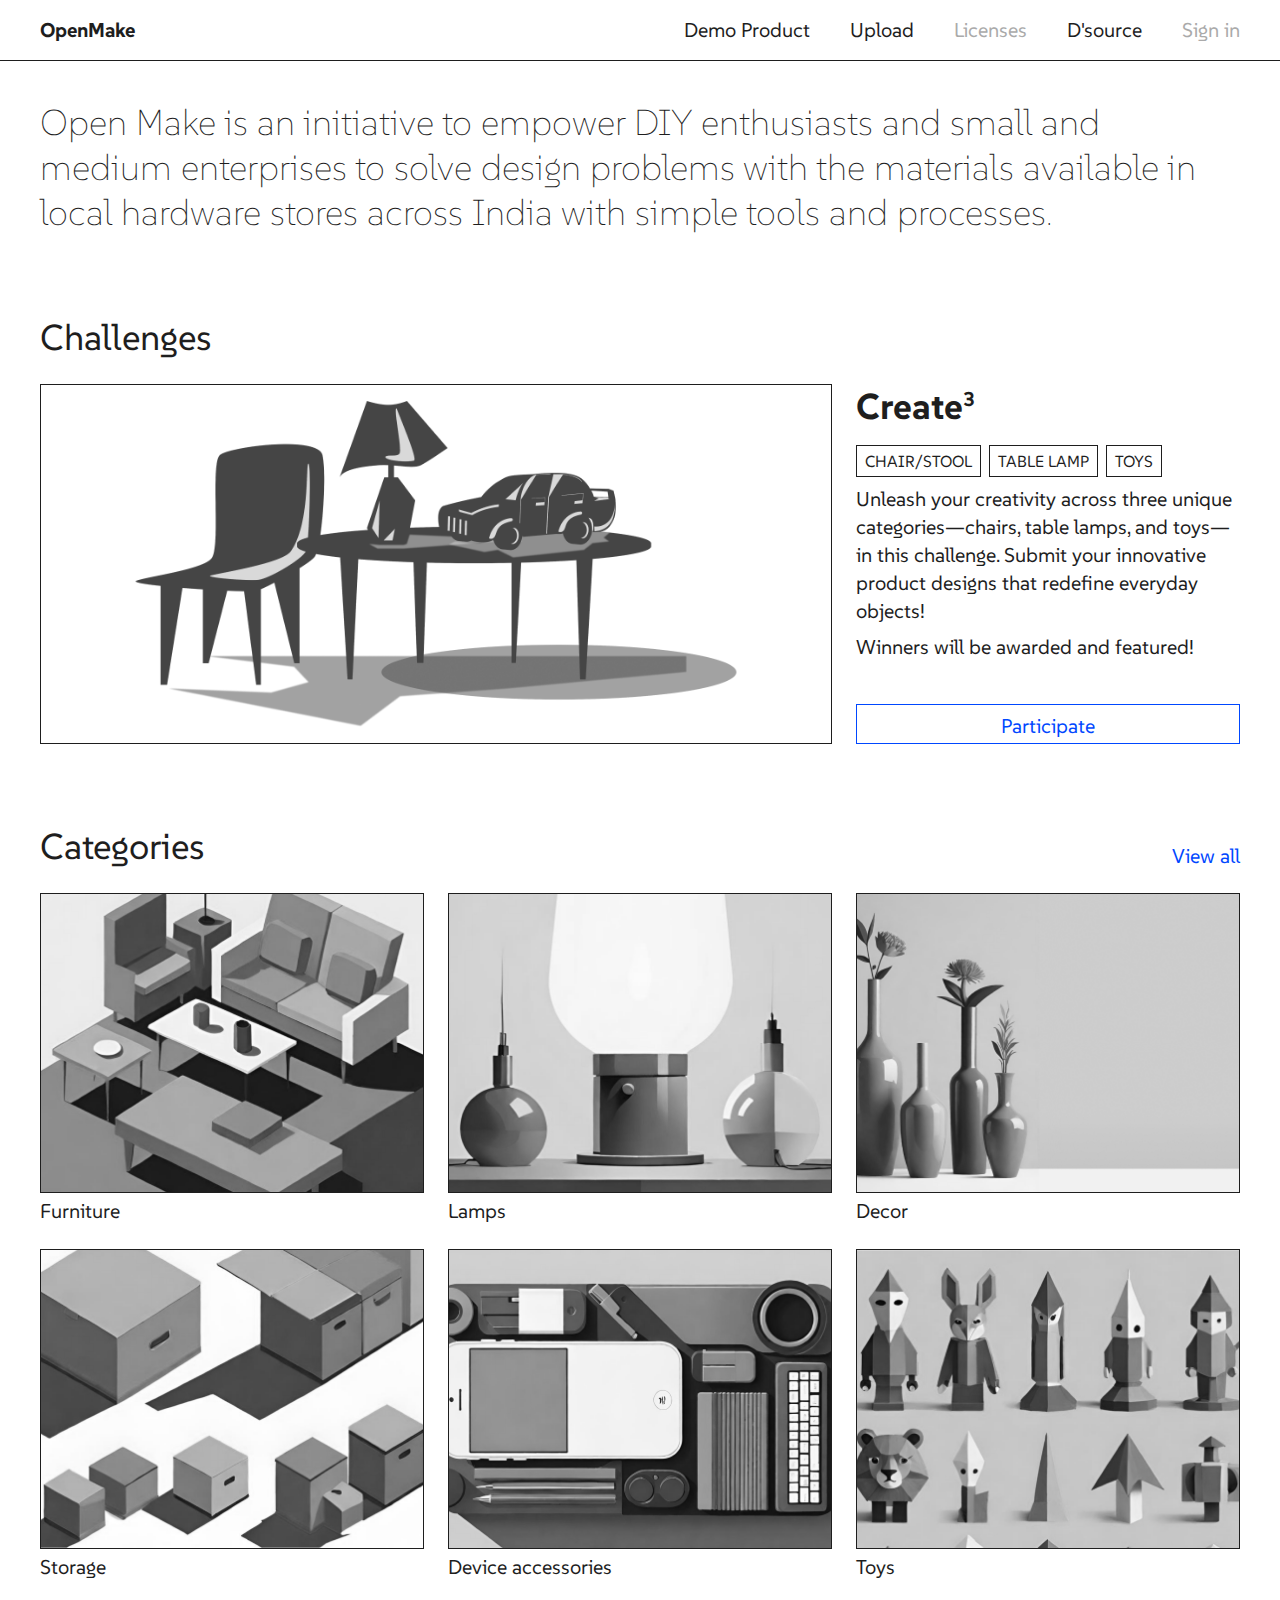
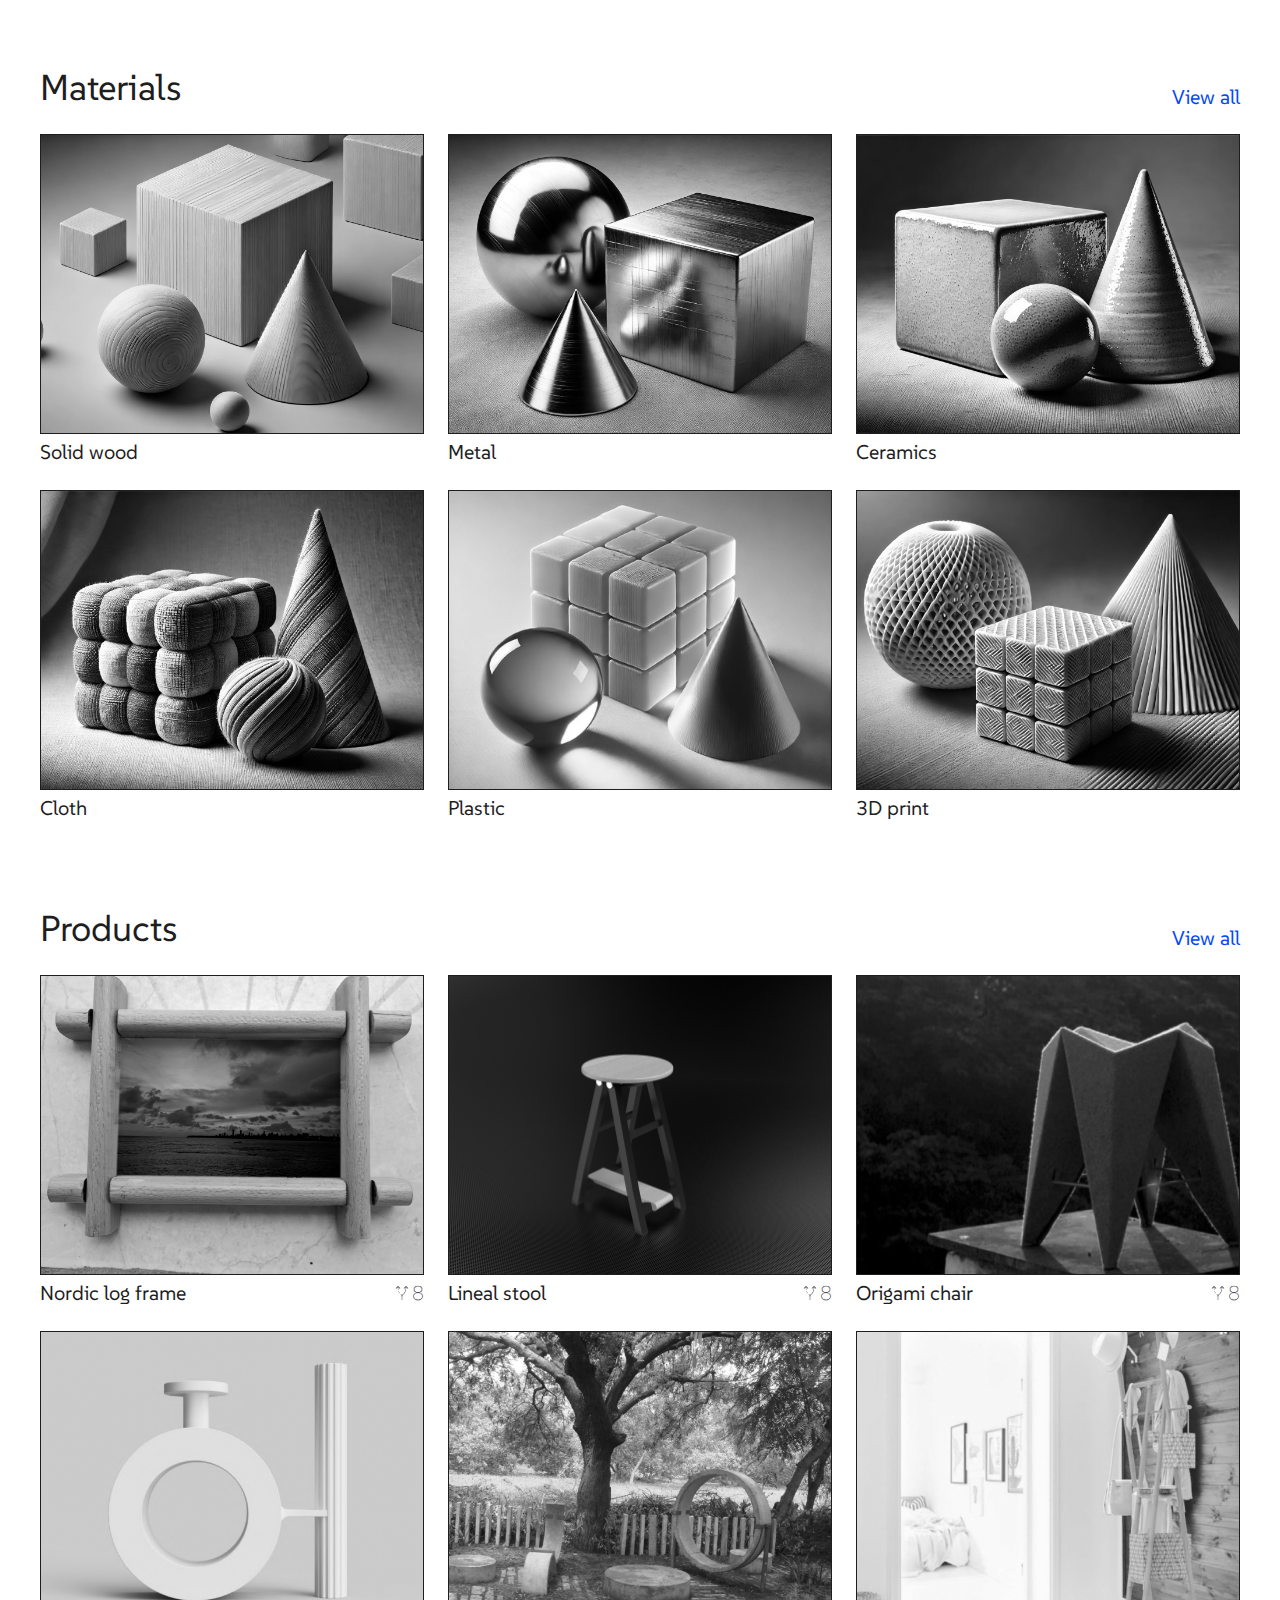
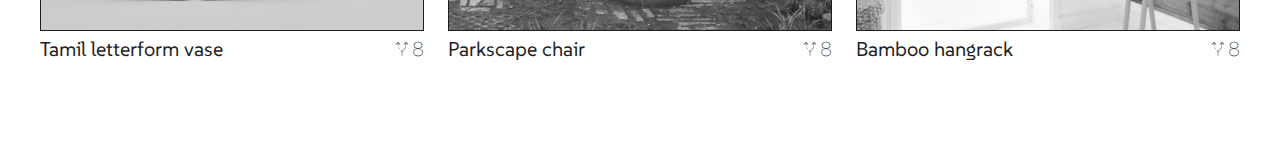
<file: index.html>
<!DOCTYPE html>
<html lang="en">

<head>
    <meta charset="UTF-8">
    <meta name="viewport" content="width=device-width, initial-scale=1.0">
    <title>OpenMake</title>
    <link rel="shortcut icon" href="images/logo2.png" type="image/x-icon">
    <style>
        :root {
            --primary: #1e1e1e;
            --link: #0047ff;
            --secondary: #0047ff;
            --warning: #eb4335;
            --white: #ffffff;
            --disabled: #aaaaaa;
        }
    </style>
    <link rel="stylesheet" href="style.css">
    <!-- <script src="nav.js"></script> -->
</head>

<body>

    <div id="navbar-placeholder">
        <nav class="flex w100">
            <div class="flex spacebetween acenter w100">
                <div class="flex gap8 openmake acenter w100">
                    <img src="images/newlogo.png" alt="">
                    <a href="index.html" id="navlogo">OpenMake</a>
                </div>
                <div id="navburger" class="flexcol jcenter">
                    <svg id="navclose" class="active" xmlns="http://www.w3.org/2000/svg" width="40" height="40"
                        viewBox="0 0 40 40" fill="none">
                        <rect class="lowbar" x="8" y="24" width="24" height="4" fill="#1E1E1E" />
                        <rect class="midbar" x="8" y="18" width="24" height="4" fill="#1E1E1E" />
                        <rect class="topbar" x="8" y="12" width="24" height="4" fill="#1E1E1E" />
                    </svg>
                    <svg id="navopen" xmlns="http://www.w3.org/2000/svg" width="40" height="40" viewBox="0 0 40 40"
                        fill="none">
                        <rect x="13" y="10" width="24" height="4" transform="rotate(45 13 10)" fill="#1E1E1E" />
                        <rect x="10" y="27" width="24" height="4" transform="rotate(-45 10 27)" fill="#1E1E1E" />
                    </svg>
                </div>
            </div>
            <div id="navlist" class="flex bodytext acenter w100">
                <a href="nordiclogframe.html" class="navitem" id="nav-products">Demo Product</a>
                <a href="upload.html" class="navitem" id="nav-upload">Upload</a>
                <a href="licenses.html" class="navitem disabled" id="nav-licenses">Licenses</a>
                <a href="https://www.dsource.in/" class="navitem" id="nav-dsource">D'source</a>
                <a href="signin.html" class="navitem disabled" id="nav-signin">Sign in</a>
            </div>
        </nav>
    </div>

    <main class="flexcol acenter" style="max-width: 1600px; margin: auto;">
        <div class="w100">
            <h1 class="subtext">Open Make is an initiative to empower DIY enthusiasts and small and medium enterprises
                to solve design
                problems with the materials available in local hardware stores across India with simple tools and
                processes.</h1>
        </div>
        <section id="challenges" class="w100 flexcol">
            <h1>Challenges</h1>
            <div class="grid gap20">
                <div class="span8 challengeimg border1">
                    <img src="images/challenge.png" alt="" class="">
                </div>
                <div class="flexcol span4 gap16">
                    <h2>Create<sup>3</sup></h2>
                    <div class="flexcol gap8 h100">
                        <div class="flex gap8">
                            <!-- <div class="tag border1 flex acenter">Chair/Stool</div>
                            <div class="tag border1 flex acenter">Table lamp</div>
                            <div class="tag border1 flex acenter">Toys</div> -->
                            <button class="tag border1 flex acenter">Chair/Stool</button>
                            <button class="tag border1 flex acenter">Table lamp</button>
                            <button class="tag border1 flex acenter">Toys</button>
                        </div>
                        <p>
                            Unleash your creativity across three unique categories—chairs, table lamps, and toys—in this
                            challenge. Submit your innovative product designs that redefine everyday objects!
                        </p>
                        <p>
                            Winners will be awarded and featured!
                        </p>
                    </div>
                    <button class="secondaryButton">Participate</button>
                </div>
            </div>
        </section>
        <section id="categories" class="w100 flexcol">
            <div class="flex spacebetween">
                <h1>Categories</h1>
                <a href="" class="link">View all</a>
            </div>
            <div class="grid cardholder gap20 ">
                <div class="flexcol card span4">
                    <img src="images/categories/furniture.png" alt="" class="border1">
                    <div class="cardtext flex spacebetween">
                        <p class="bodytext">Furniture</p>
                        <div class="bodytext flex acenter adapt">
                            <div class="svgimg"></div>
                            <p class="subtext">
                                8
                            </p>
                        </div>
                    </div>
                </div>
                <div class="flexcol card span4">
                    <img src="images/categories/lamps.png" alt="" class="border1">
                    <div class="cardtext flex spacebetween">
                        <p class="bodytext">Lamps</p>
                        <div class="bodytext flex acenter adapt">
                            <div class="svgimg"></div>
                            <p class="subtext">
                                8
                            </p>
                        </div>
                    </div>
                </div>
                <div class="flexcol card span4">
                    <img src="images/categories/decor.png" alt="" class="border1">
                    <div class="cardtext flex spacebetween">
                        <p class="bodytext">Decor</p>
                        <div class="bodytext flex acenter adapt">
                            <div class="svgimg"></div>
                            <p class="subtext">
                                8
                            </p>
                        </div>
                    </div>
                </div>
                <div class="flexcol card span4">
                    <img src="images/categories/storage.png" alt="" class="border1">
                    <div class="cardtext flex spacebetween">
                        <p class="bodytext">Storage</p>
                        <div class="bodytext flex acenter adapt">
                            <div class="svgimg"></div>
                            <p class="subtext">
                                8
                            </p>
                        </div>
                    </div>
                </div>
                <div class="flexcol card span4">
                    <img src="images/categories/device_accs.png" alt="" class="border1">
                    <div class="cardtext flex spacebetween">
                        <p class="bodytext">Device accessories</p>
                        <div class="bodytext flex acenter adapt">
                            <div class="svgimg"></div>
                            <p class="subtext">
                                8
                            </p>
                        </div>
                    </div>
                </div>
                <div class="flexcol card span4">
                    <img src="images/categories/toys.png" alt="" class="border1">
                    <div class="cardtext flex spacebetween">
                        <p class="bodytext">Toys</p>
                        <div class="bodytext flex acenter adapt">
                            <div class="svgimg"></div>
                            <p class="subtext">
                                8
                            </p>
                        </div>
                    </div>
                </div>

            </div>
        </section>
        <section id="materials" class="w100 flexcol">
            <div class="flex spacebetween">
                <h1>Materials</h1>
                <a href="" class="link">View all</a>
            </div>
            <div class="grid cardholder gap20">
                <div class="flexcol card span4">
                    <img src="images/materials/solid wood1.png" alt="" class="border1">
                    <div class="cardtext flex spacebetween">
                        <p class="bodytext">Solid wood</p>
                        <div class="bodytext flex acenter adapt">
                            <div class="svgimg"></div>
                            <p class="subtext">
                                8
                            </p>
                        </div>
                    </div>
                </div>
                <div class="flexcol card span4">
                    <img src="images/materials/metal1.webp" alt="" class="border1">
                    <div class="cardtext flex spacebetween">
                        <p class="bodytext">Metal</p>
                        <div class="bodytext flex acenter adapt">
                            <div class="svgimg"></div>
                            <p class="subtext">
                                8
                            </p>
                        </div>
                    </div>
                </div>
                <div class="flexcol card span4">
                    <img src="images/materials/ceramics1.webp" alt="" class="border1">
                    <div class="cardtext flex spacebetween">
                        <p class="bodytext">Ceramics</p>
                        <div class="bodytext flex acenter adapt">
                            <div class="svgimg"></div>
                            <p class="subtext">
                                8
                            </p>
                        </div>
                    </div>
                </div>
                <div class="flexcol card span4">
                    <img src="images/materials/cloth1.png" alt="" class="border1">
                    <div class="cardtext flex spacebetween">
                        <p class="bodytext">Cloth</p>
                        <div class="bodytext flex acenter adapt">
                            <div class="svgimg"></div>
                            <p class="subtext">
                                8
                            </p>
                        </div>
                    </div>
                </div>
                <div class="flexcol card span4">
                    <img src="images/materials/plastic1.webp" alt="" class="border1">
                    <div class="cardtext flex spacebetween">
                        <p class="bodytext">Plastic</p>
                        <div class="bodytext flex acenter adapt">
                            <div class="svgimg"></div>
                            <p class="subtext">
                                8
                            </p>
                        </div>
                    </div>
                </div>
                <div class="flexcol card span4">
                    <img src="images/materials/3dprint1.png" alt="" class="border1">
                    <div class="cardtext flex spacebetween">
                        <p class="bodytext">3D print</p>
                        <div class="bodytext flex acenter adapt">
                            <div class="svgimg"></div>
                            <p class="subtext">
                                8
                            </p>
                        </div>
                    </div>
                </div>

            </div>
        </section>
        <section id="products" class="w100 flexcol">
            <div class="flex spacebetween">
                <h1>Products</h1>
                <a href="" class="link">View all</a>
            </div>
            <div class="grid cardholder gap20">
                <a href="nordiclogframe.html" class="span4 card">
                    <div class="flexcol card span4">
                        <img src="images/products/log.png" alt="" class="border1">
                        <div class="cardtext flex spacebetween">
                            <p class="bodytext">Nordic log frame</p>
                            <div class="bodytext flex acenter adapt">
                                <div class="svgimg"></div>
                                <p class="subtext">
                                    8
                                </p>
                            </div>
                        </div>
                    </div>

                </a>
                <div class="flexcol card span4">
                    <img src="images/products/lineal.png" alt="" class="border1">
                    <div class="cardtext flex spacebetween">
                        <p class="bodytext">Lineal stool</p>
                        <div class="bodytext flex acenter adapt">
                            <div class="svgimg"></div>
                            <p class="subtext">
                                8
                            </p>
                        </div>
                    </div>
                </div>
                <div class="flexcol card span4">
                    <img src="images/products/origami.png" alt="" class="border1">
                    <div class="cardtext flex spacebetween">
                        <p class="bodytext">Origami chair</p>
                        <div class="bodytext flex acenter adapt">
                            <div class="svgimg"></div>
                            <p class="subtext">
                                8
                            </p>
                        </div>
                    </div>
                </div>
                <div class="flexcol card span4">
                    <img src="images/products/vase.png" alt="" class="border1">
                    <div class="cardtext flex spacebetween">
                        <p class="bodytext">Tamil letterform vase</p>
                        <div class="bodytext flex acenter adapt">
                            <div class="svgimg"></div>
                            <p class="subtext">
                                8
                            </p>
                        </div>
                    </div>
                </div>
                <div class="flexcol card span4">
                    <img src="images/products/park.png" alt="" class="border1">
                    <div class="cardtext flex spacebetween">
                        <p class="bodytext">Parkscape chair</p>
                        <div class="bodytext flex acenter adapt">
                            <div class="svgimg"></div>
                            <p class="subtext">
                                8
                            </p>
                        </div>
                    </div>
                </div>
                <div class="flexcol card span4">
                    <img src="images/products/rack.png" alt="" class="border1">
                    <div class="cardtext flex spacebetween">
                        <p class="bodytext">Bamboo hangrack</p>
                        <div class="bodytext flex acenter adapt">
                            <div class="svgimg"></div>
                            <p class="subtext">
                                8
                            </p>
                        </div>
                    </div>
                </div>

            </div>
        </section>
    </main>

    <script>
        document.getElementById('navburger').addEventListener('click', function () {
            this.classList.toggle('active');  // Toggle the parent class for visibility control
            const nav = document.getElementsByTagName('nav')[0].classList.toggle('autoH');
        });
    </script>
    <footer>

    </footer>
</body>

</html>
</file>
<file: style.css>
@import url('https://fonts.googleapis.com/css2?family=SUSE:wght@100..800&display=swap');



* {
    font-family: 'SUSE';
    color: var(--primary);
    text-decoration: none;
    margin: 0;
    padding: 0;
    font-size: 20px;
    box-sizing: border-box;
}
b{
    font-size: inherit;
}

main{
    max-width: 1920px;
    margin: auto;
}

span {
    font-weight: inherit;
    font-size: inherit;
}

button:enabled:hover {
    cursor: pointer;
}

.w100 {
    width: 100%;
}

.h100 {
    height: 100%;
}

.bodytext,
p {
    font-weight: 400;
    text-align: left;
    line-height: 28px;
}

.subtext {
    font-weight: 100;
}

.spacebetween {
    align-items: flex-end;
    justify-content: space-between;
}

.border05 {
    border: 0.5px solid var(--primary);
}

.border1 {
    border: 1px solid var(--primary);
}

input[type=checkbox] {
    width: 16px;
    height: 16px;
    accent-color: var(--primary);
}

input[type=text] {
    width: 100%;
    height: 60px;
    border-radius: 0px;
    border: 0.5px solid var(--primary);
    padding: 0 16px;
}

input[type=url] {
    padding: 8px;
    width: 100%;
    height: 40px;
    color: var(--link);
    border: 0.5px solid var(--primary);
    background-color: var(--white);
}

input[type=text]:focus {
    outline: none;
    border: 1.6px solid var(--primary) !important;
    /* color: var(--primary); */
}

input[type=url]:focus {
    outline: none;
    border: 1.6px solid var(--primary) !important;
    color: var(--primary);
}

input::placeholder {
    font-weight: 200;
    font-size: 16px;
}

h1 {
    font-size: 36px;
    font-weight: 400;
}

h2 {
    font-size: 36px;
    font-weight: 700;
}

h3 {
    font-weight: 700;
    /* width: 100%; */
    margin-right: 24px;
}

.link {
    color: var(--link);
    text-decoration: none;
}

.link:hover {
    color: var(--link);
    text-decoration: none;
    font-weight: 400;
}

.blue {
    color: var(--secondary);
}

.red {
    color: var(--warning);
}

.primaryButton {
    padding: 8px 16px;
    color: var(--white);
    border: 1px solid var(--link);
    background-color: var(--link);
    height: 40px;
}

.primaryButton:hover:enabled {
    background-color: #0037c3;
    cursor: pointer;
}

.primaryButton:disabled {
    background-color: var(--white);
    border-color: var(--disabled);
    color: var(--disabled);
    font-weight: 100;
    border-width: 0.5px;
}

.secondaryButton {
    width: 100%;
    padding: 8px;
    height: 40px;
    color: var(--link);
    border: 1px solid var(--link);
    background-color: var(--white);
}

.secondaryButton:focus {
    width: 100%;
    padding: 8px;
    height: 40px;
    color: var(--link);
    border: 1.6px solid var(--link);
    background-color: var(--white);
    border-radius: 0px;
}

.secondaryButton:disabled {
    color: var(--disabled);
    font-weight: 100;
    border: 0.5px solid var(--disabled);
}

.tertiaryButton {
    /* height: 60px; */
    padding: 8px;
    height: 40px;
    color: var(--primary);
    border: none;
    background-color: var(--white);
}


.tertiaryButton:hover {
    color: var(--link);
}

.tertiaryButton:disabled {
    color: var(--disabled);
}

.secondaryButton:hover:enabled,
.tagButton:hover:enabled,
.addButton:hover:enabled {
    background-color: var(--link);
    color: var(--white);
    cursor: pointer;
}

.addButton:hover {
    background-color: var(--link);
    color: var(--white);
    cursor: pointer;
}


.tagButton {
    padding: 8px 8px;
    display: flex;
    align-items: center;
    width: fit-content;
    height: 32px;
    border: 1px solid var(--link);
    background-color: var(--white);
    font-size: 16px;
    font-weight: 400;
    color: var(--link);
}

.addButton {
    padding: 8px 8px;
    height: 60px;
    justify-content: center;
    border: 1px solid var(--link);
    background-color: var(--white);
    color: var(--link);
    /* font-weight: 100; */
    display: flex;
    align-items: center;
}
.addButton:disabled {
    border: 1px solid var(--disabled);
    background-color: var(--white);
    color: var(--disabled);
}
.tagButton:disabled {
    border: 1px solid var(--disabled);
    background-color: var(--white);
    color: var(--disabled);
}

sup {
    font-size: 20px;
}

.svgimg {
    background-color: var(--primary);
    mask: url(images/adaptation.svg) no-repeat center;
    width: 20px;
    height: 20px;
}

.bold {
    font-weight: bold !important;
}

.flex {
    display: flex;
}

.flexcol {
    display: flex;
    flex-flow: column;
}

.wrap {
    flex-flow: wrap;
}

.acenter {
    align-items: center;
}

.jcenter {
    justify-content: center;
}

.gap80 {
    gap: 80px;
}

.gap60 {
    gap: 60px;
}

.gap24 {
    gap: 24px;
}

.gap20 {
    gap: 20px;
}

.gap16 {
    gap: 16px;
}

.gap8 {
    gap: 8px;
}

.gap4 {
    gap: 4px;
}

.gap40 {
    gap: 40px;
}

.span10 {
    grid-column: span 10;
}

.span8 {
    grid-column: span 8;
}

.span6 {
    grid-column: span 6;
}

.span5 {
    grid-column: span 5;
}

.span4 {
    grid-column: span 4;
}

.span2 {
    grid-column: span 2;
}

.grid {
    display: grid;
    grid-template-columns: repeat(12, 1fr);
    gap: 20px 24px;
}

.subgrid {
    display: grid;
    grid-template-columns: repeat(10, 1fr);
    gap: 20px 24px;
}

.tag {
    text-transform: uppercase;
    padding: 0px 8px;
    height: 32px;
    background-color: var(--white);
    color: var(--primary);
    font-size: 16px;
    width: auto;
    /* font-weight: 100;
    border: 1px solid var(--primary); */
}

.fitw {
    width: fit-content;
}

.fith {
    height: fit-content;
}

nav {
    height: 60px;
    padding: 0 40px;
    background-color: var(--white);
    max-width: 1920px;
    margin: auto;
}

#navburger {
    display: none;
}

.openmake img {
    display: none;
}

#navbar-placeholder {
    position: fixed;
    top: 0;
    z-index: 10;
    width: 100%;
    border-bottom: 0.5px solid var(--primary);
}

#navlogo {
    font-weight: 700;
    color: var(--primary);
}

#navlist {
    gap: 40px;
    justify-content: flex-end;
}

.navitem {
    color: var(--primary);
}
.disabled{
    color: var(--disabled);
}

.navitem:hover {
    color: var(--secondary);
    transition: color 200ms;
}
.disabled:hover {
    cursor: default;
    color: var(--disabled);
}

main {
    padding: 100px 40px;
    gap: 80px;
    /* max-width: 1600px;
    margin: auto; */
}

section {
    gap: 24px;
}

.challengeimg {
    padding: 16px 32px;
    filter: grayscale(100%);
}

img {
    width: 100%;
    height: 100%;
}



h2 p {
    height: 100%;
}

#materials .adapt,
#categories .adapt {
    display: none;
}

.card img{
    filter: grayscale(100%);
}


.card img {
    height: 300px;
    width: 100%;
    object-fit: cover;
}

.card:hover{
    cursor: pointer;
}

.cardtext {
    padding: 4px 0px;
}

.card:hover img {
    border-color: var(--link);
    filter: grayscale(0);
}

.card:hover .svgimg {
    background-color: var(--link);
}

.card:hover p {
    color: var(--link);
}

textarea {
    width: 100%;
    height: 100%;
    border-radius: 0px;
    border: 0.5px solid var(--primary);
    padding: 12px 16px;
    vertical-align: top;
    resize: none;
}

textarea:focus {
    outline: none;
    border: 1.6px solid var(--primary) !important;
}

.textarea {
    width: 100%;
    height: 100%;
    border-radius: 0px;
    border: 0.5px solid var(--primary);
    padding: 12px 16px;
    vertical-align: top;
    resize: none;
}

.textarea:focus {
    outline: none;
    border: 1.6px solid var(--primary) !important;
}


.imgbox {
    display: inline-block;
    width: 100%;
    height: 100%;

}



.upButton,
.downButton,
.plusButton,
.deleteButton {
    height: 24px;
    width: auto;
    aspect-ratio: 1;
    display: flex;
    align-items: center;
    justify-content: center;
    background-color: var(--white);
    font-weight: 300;
    border: 1px solid var(--primary);
}

.smallButton {
    height: 24px;
    padding: 0 4px;
    width: auto;
    display: flex;
    align-items: center;
    justify-content: center;
    background-color: var(--white);
    font-weight: 300;
    border: 1px solid var(--primary);
}


.plusButton:hover:enabled,
.upButton:hover:enabled,
.downButton:hover:enabled,
.smallButton:hover:enabled {
    color: var(--link);
    border-color: var(--link);
}

.deleteButton:hover:enabled {
    color: var(--warning);
    border-color: var(--warning);
}

.deleteButton:disabled,
.plusButton:disabled,
.upButton:disabled,
.downButton:disabled,
.smallButton:disabled {
    color: var(--disabled);
    border: 1px solid var(--disabled);
}

.deleteButton svg {
    fill: var(--primary);
}

.deleteButton svg:hover {
    fill: var(--warning);
}

.deleteButton:disabled {
    display: none;
}




.hidden {
    display: none;
}





dialog {
    padding: 0px 12px;
    width: 600px;
    border: 1px solid var(--primary);
    align-self: center;
    justify-self: center;
    max-height: 80vh;
}

dialog iframe {
    width: 100%;
    height: 300px;
}

dialog div h3 {
    position: sticky;
    width: 100%;
    top: 0px;
    padding: 12px 0px;
    background-color: var(--white);
    /* border-bottom: 0.5px solid var(--disabled); */
}

.modal-buttons {
    display: flex;
    position: sticky;
    bottom: 0px;
    justify-content: flex-end;
    margin-top: 16px;
    gap: 8px;
    padding: 12px 0px;
    background-color: var(--white);
    border-top: 0.5px solid var(--disabled);
}

/* Center and style dialog content */
dialog::backdrop {
    background: rgba(0, 0, 0, 0.5);
}

.dialog-content {
    padding: 20px;
    background-color: white;
}



/* .deleteButton {
    border: 1px solid var(--primary);
    height: 24px;
    width: 24px;
    display: flex;
    align-items: center;
    justify-content: center; 
    flex-shrink: 0; 
} */


#index {
    position: fixed;
    top: 100px;
    /* left: 20px; */
    font-weight: 100;
}

#index a:hover {
    color: var(--link);
}

#index a.active {
    font-weight: normal;
}

#content {
    grid-column: 3/13;
}

tr {
    display: flex;
    align-items: center;
    justify-content: space-between;
    width: 100%;
    border-bottom: 0.5px dashed var(--disabled);
}

td {
    display: flex;
    padding: 4px;
}

.dropdown {
    font-weight: 100;
}

.rotateZ90 {
    transform: rotateZ(-90deg);
}

.paragraph p {
    &:not(:last-child) {
        margin-bottom: 8px;
    }
}

[data-tooltip] {
    position: relative;
}

[data-tooltip]:after {
    content: attr(data-tooltip);
    position: absolute;
    left: 50%;
    font-size: 12px;
    top: 100%;
    /* put it on the top */
    background-color: #555555;
    color: var(--white);
    padding: 2px 4px;
    width: max-content;
    opacity: 0;
    /* -webkit-transition: opacity 0.75s; */
}

[data-tooltip]:hover:after {
    opacity: 1;
}

div[data-tooltip]:after {
    left: 5px !important;
}

.onlyphone {
    display: none;
}



@media only screen and (max-width: 768px) {
    * {
        font-size: 16px;
    }

    nav {
        height: 60px;
        border-bottom: 0.5px solid var(--primary);
        padding: 10px 16px;
        background-color: var(--white);
        flex-flow: column;
        gap: 40px;
        overflow: hidden;
    }

    #navburger {
        display: block;
    }

    /* Initially show the close (hamburger) icon and hide the open (X) icon */
    #navopen {
        display: none;
    }

    #navclose {
        display: block;
    }

    .autoH{
        height: auto;
    }

    /* When active, toggle visibility */
    #navburger.active #navopen {
        display: block;
    }

    #navburger.active #navclose {
        display: none;
    }

    #navlist {
        flex-flow: column;
        align-items: flex-start;
        gap: 24px;
        padding-bottom: 32px;
    }
    
    #navlist a{
        font-size: 20px;
    }

    #navbar-placeholder {
        border-bottom: 0px solid var(--primary);
    }

    .openmake img {
        display: block;
        width: 24px;
        aspect-ratio: 1;
    }

    .openmake a {
        /* display: none; */
        font-size: 20px;
    }

    .onlyphone {
        display: block;
    }

    .onlylarge {
        display: none;
    }

    .bodytext,
    p {
        font-weight: 400;
        text-align: left;
        line-height: 20px;
    }

    #index {
        display: none;
    }

    h1 {
        font-size: 24px;
        font-weight: 400;
    }

    h2 {
        font-size: 24px;
        font-weight: 700;
    }

    h3 {
        font-weight: 700;
    }

    main {
        padding: 100px 16px;
        gap: 80px;
    }

    #content {
        grid-column: 1/13;
    }

    .subgrid {
        display: flex;
        flex-flow: column;
    }

    #challenges .grid{
        display: flex;
        flex-flow: column;
    }

    .cardholder{
        display: grid;
        grid-template-columns: repeat(2, 1fr);
    }

    .card{
        grid-column: span 1;
    }

    .card img {
        height: 120px;
    }

    a .card img{
        filter: grayscale(0);
    }

    .pcol {
        flex-flow: column;
    }

    .gap16 {
        gap: 8px;
    }

    .gap80 {
        gap: 40px;
    }

    .gap40 {
        gap: 20px;
    }

    section {
        gap: 16px;
    }

    .tag {
        text-transform: uppercase;
        padding: 4px 8px;
        height: auto;
        background-color: var(--white);
        color: var(--primary);
        font-size: 12px;
        width: auto;
    }

    #stepsContainer{
        gap: 60px;
    }

    .order1 {
        order: 1;
    }

    .order2 {
        order: 2;
    }

    .order3 {
        order: 3;
    }

    .order4 {
        order: 4;
    }

    .order5 {
        order: 5;
    }
}
</file>
